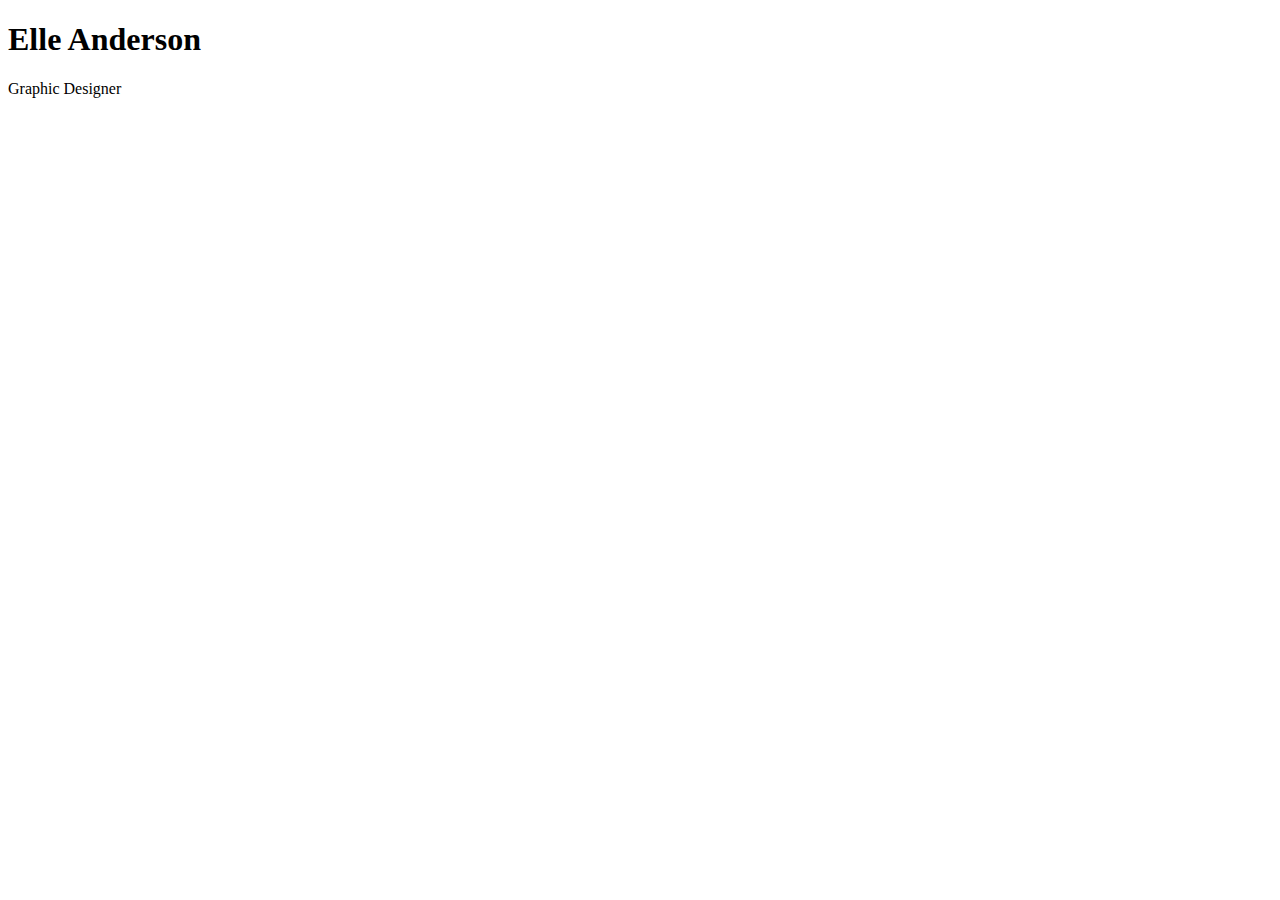
<file: index.html>
<!DOCTYPE html>
<html>
    <head>
    <title>Elle Anderson's portfolio</title>
    </head>
    <body>
    
    <header>
        <h1>Elle Anderson</h1>
        <p>Graphic Designer</p>
    </header>
    
    </body>
</html>
</file>
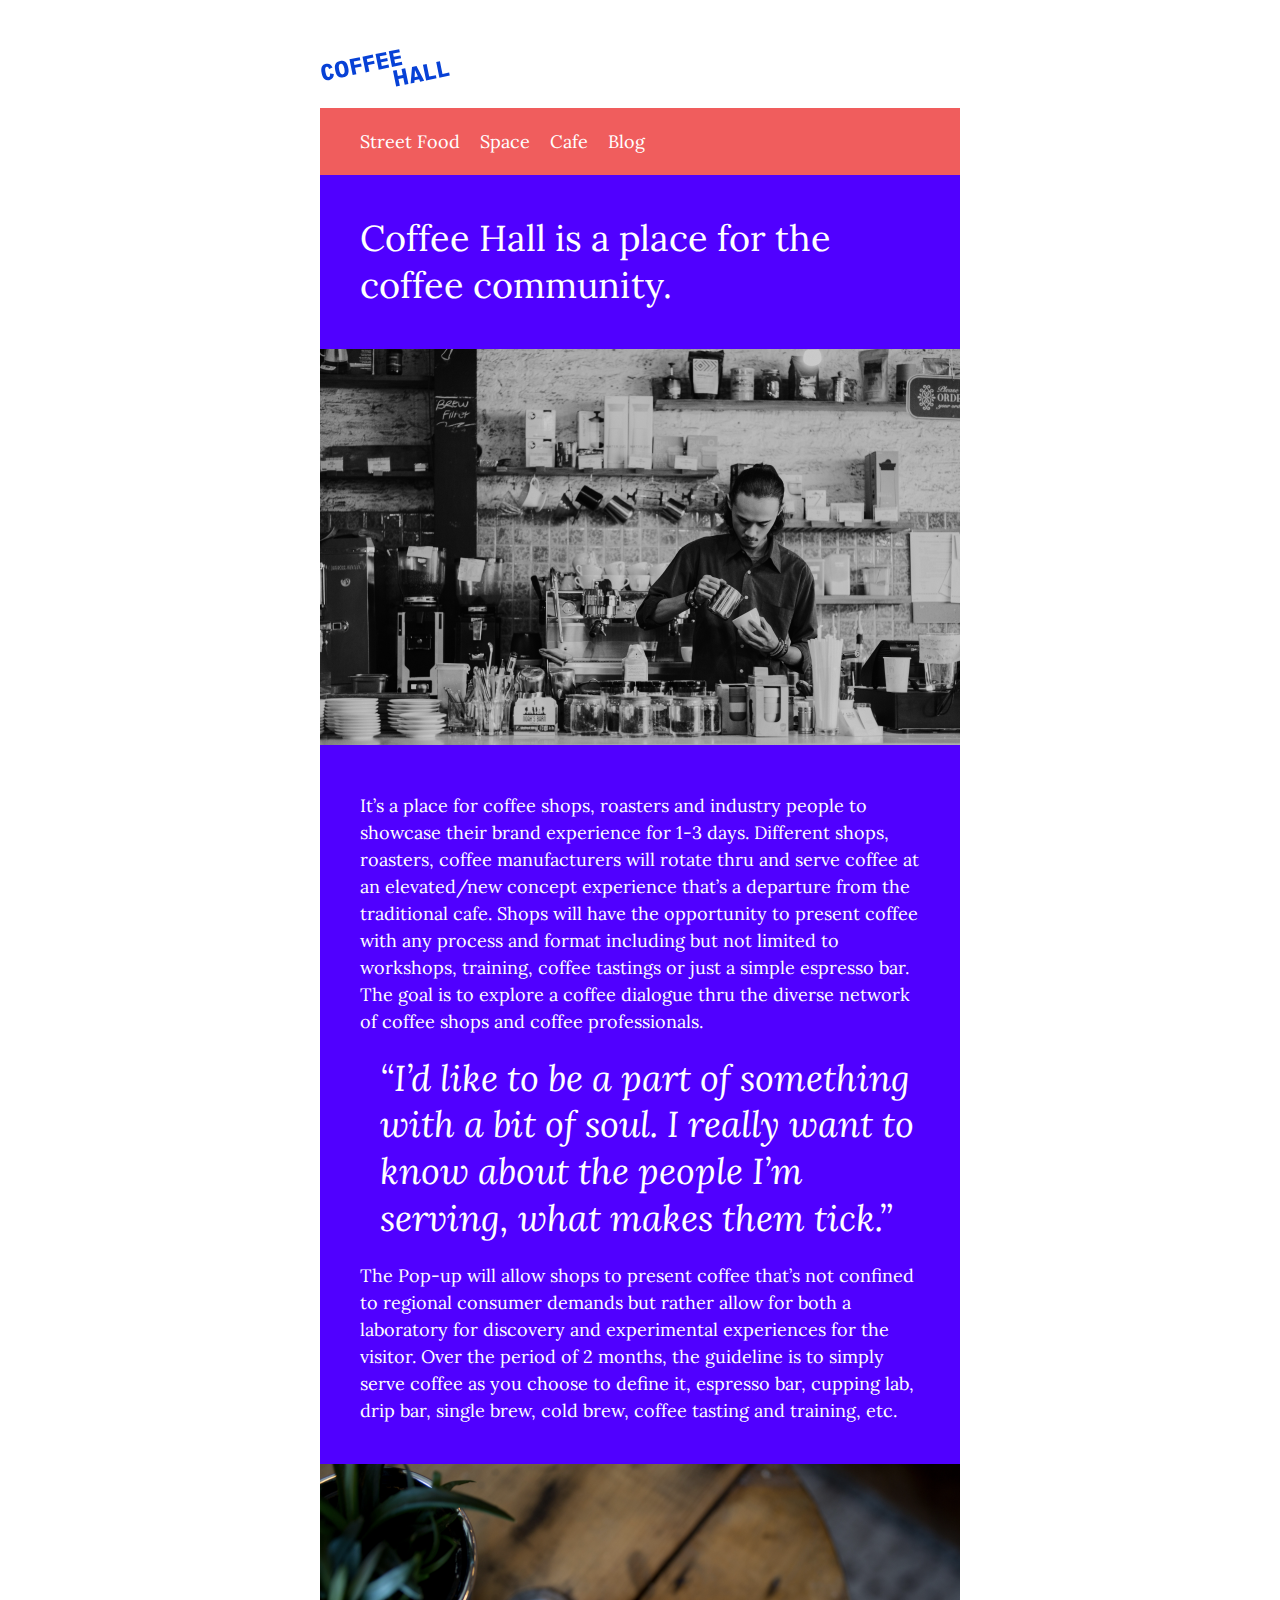
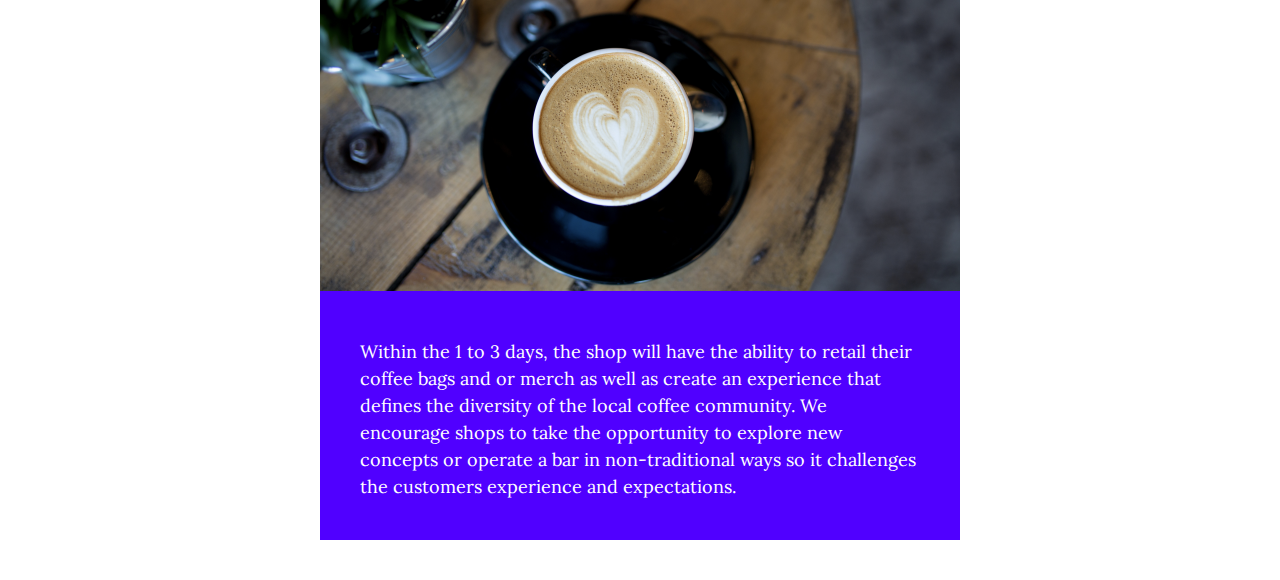
<file: p2/index.html>
<!DOCTYPE html>
<html>
    <head>
        <meta name="viewport" content="width=device-width, initial-scale=1">
        <title>Coffee Hall</title>
        <link rel="stylesheet" href="reset.css">
        <link rel="stylesheet" href="style.css">      
    </head>
    <body>
        <header>
            <img src="logo.svg">
        </header>
        <nav>
            <a href="">Street Food</a>
            <a href="">Space</a>
            <a href="">Cafe</a>
            <a href="">Blog</a>
        </nav>
        <section>
        <h1>Coffee Hall is a place for the coffee community.</h1>
        </section>
        
        <section class="fullbleed">
            <img src="store.png">
        </section>
        
        <section>
        <p>It’s a place for coffee shops, roasters and industry people to showcase their brand experience for 1-3 days. Different shops, roasters, coffee manufacturers will rotate thru and serve coffee at an elevated/new concept experience that’s a departure from the traditional cafe. Shops will have the opportunity to present coffee with any process and format including but not limited to workshops, training, coffee tastings or just a simple espresso bar. The goal is to explore a coffee dialogue thru the diverse network of coffee shops and coffee professionals.</p>
        <h2>“I’d like to be a part of something with a bit of soul. I really want to know about the people I’m serving, what makes them tick.”</h2>
        <p>The Pop-up will allow shops to present coffee that’s not confined to regional consumer demands but rather allow for both a laboratory for discovery and experimental experiences for the visitor. Over the period of 2 months, the guideline is to simply serve coffee as you choose to define it, espresso bar, cupping lab, drip bar, single brew, cold brew, coffee tasting and training, etc.</p>
        </section>
        
        <section class="fullbleed">
            <img src="coffee.png">
        </section>
        
        <section>
            <p>Within the 1 to 3 days, the shop will have the ability to retail their coffee bags and or merch as well as create an experience that defines the diversity of the local coffee community. We encourage shops to take the opportunity to explore new concepts or operate a bar in non-traditional ways so it challenges the customers experience and expectations.</p>
        </section>
    </body>
</html>
</file>
<file: p2/style.css>
@import url('https://fonts.googleapis.com/css?family=Lora');

body {
    font-family: 'Lora';
    font-size: 18px;
    line-height: 1.5;
    
    width: 640px;
    margin: 40px auto;
}

nav {
    background-color: #f05d5d;
    padding: 20px 40px 20px 40px;
}

nav a {
    color: #ffffff;
    text-decoration: none;
    margin: 0px 15px 0px 0px;
    border-bottom: 2px solid #f05d5d;
    }
    
nav a:hover {
    color: #5000ff;
    border-bottom: 2px solid #ffffff;
    }

section{
    background-color:#5000ff;
    padding: 40px;
    color: #ffffff;
}

section.fullbleed {
    padding: 0;
}

section.fullbleed img {
    width: 100%;
}

h1, h2 {
    font-size: 36px;
    line-height: 1.3;
}

h2 {
    font-style: italic;
    margin: 20px 0px 20px 20px;
}

@media (max-width: 700px) {
    body {
        font-size: 16px;
        width: auto;
        margin: 0;
}
</file>
